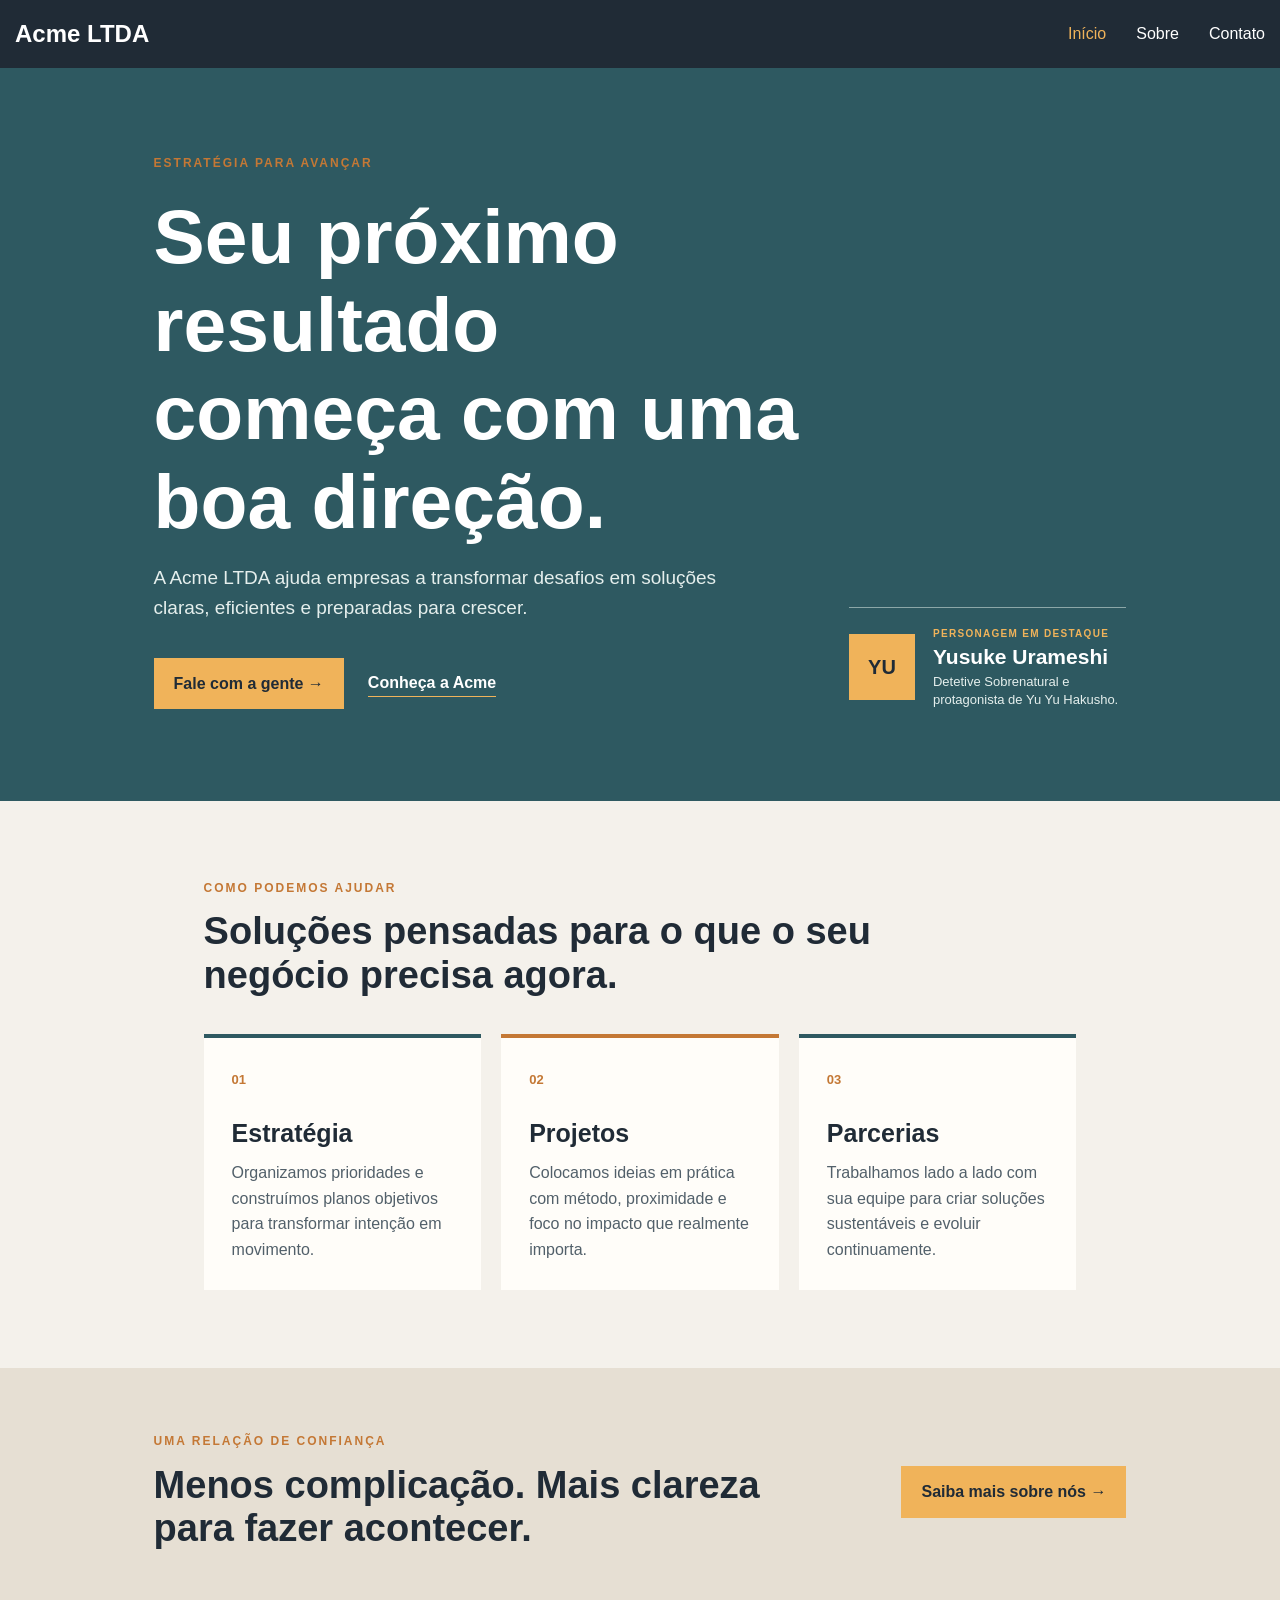
<file: index.html>
<!DOCTYPE html>
<html lang="pt-BR">
<head>
    <meta charset="UTF-8">
    <meta name="viewport" content="width=device-width, initial-scale=1.0">
    <meta name="description" content="A Acme LTDA transforma desafios de negócio em soluções práticas e resultados consistentes.">
    <title>Acme LTDA | Soluções que fazem sentido</title>
    <link rel="stylesheet" href="style.css">
</head>
<body>
    <nav class="nav">
        <div class="logo">Acme LTDA</div>
        <ul class="menu">
            <li><a href="index.html" aria-current="page">Início</a></li>
            <li><a href="sobre.html">Sobre</a></li>
            <li><a href="contato.html">Contato</a></li>
        </ul>
    </nav>
    <main>
        <header class="home-hero">
            <div class="home-hero-copy">
                <p class="eyebrow">Estratégia para avançar</p>
                <h1>Seu próximo resultado começa com uma boa direção.</h1>
                <p class="hero-text">A Acme LTDA ajuda empresas a transformar desafios em soluções claras, eficientes e preparadas para crescer.</p>
                <div class="hero-actions">
                    <a class="cta-link" href="contato.html">Fale com a gente <span aria-hidden="true">&#8594;</span></a>
                    <a class="text-link" href="sobre.html">Conheça a Acme</a>
                </div>
            </div>
            <div class="character-feature" aria-label="Personagem em destaque: Yusuke Urameshi">
                <span class="character-initials">YU</span>
                <div>
                    <p class="character-label">Personagem em destaque</p>
                    <h2>Yusuke Urameshi</h2>
                    <p>Detetive Sobrenatural e protagonista de Yu Yu Hakusho.</p>
                </div>
            </div>
        </header>

        <section class="home-section" aria-labelledby="como-podemos-ajudar">
            <div class="section-heading home-heading">
                <p class="eyebrow">Como podemos ajudar</p>
                <h2 id="como-podemos-ajudar">Soluções pensadas para o que o seu negócio precisa agora.</h2>
            </div>
            <div class="services-grid">
                <article class="service">
                    <span class="service-number">01</span>
                    <h3>Estratégia</h3>
                    <p>Organizamos prioridades e construímos planos objetivos para transformar intenção em movimento.</p>
                </article>
                <article class="service service-featured">
                    <span class="service-number">02</span>
                    <h3>Projetos</h3>
                    <p>Colocamos ideias em prática com método, proximidade e foco no impacto que realmente importa.</p>
                </article>
                <article class="service">
                    <span class="service-number">03</span>
                    <h3>Parcerias</h3>
                    <p>Trabalhamos lado a lado com sua equipe para criar soluções sustentáveis e evoluir continuamente.</p>
                </article>
            </div>
        </section>

        <section class="home-bottom" aria-labelledby="conversa-inicial">
            <div>
                <p class="eyebrow">Uma relação de confiança</p>
                <h2 id="conversa-inicial">Menos complicação. Mais clareza para fazer acontecer.</h2>
            </div>
            <a class="cta-link" href="sobre.html">Saiba mais sobre nós <span aria-hidden="true">&#8594;</span></a>
        </section>
    </main>
</body>
</html>
</file>
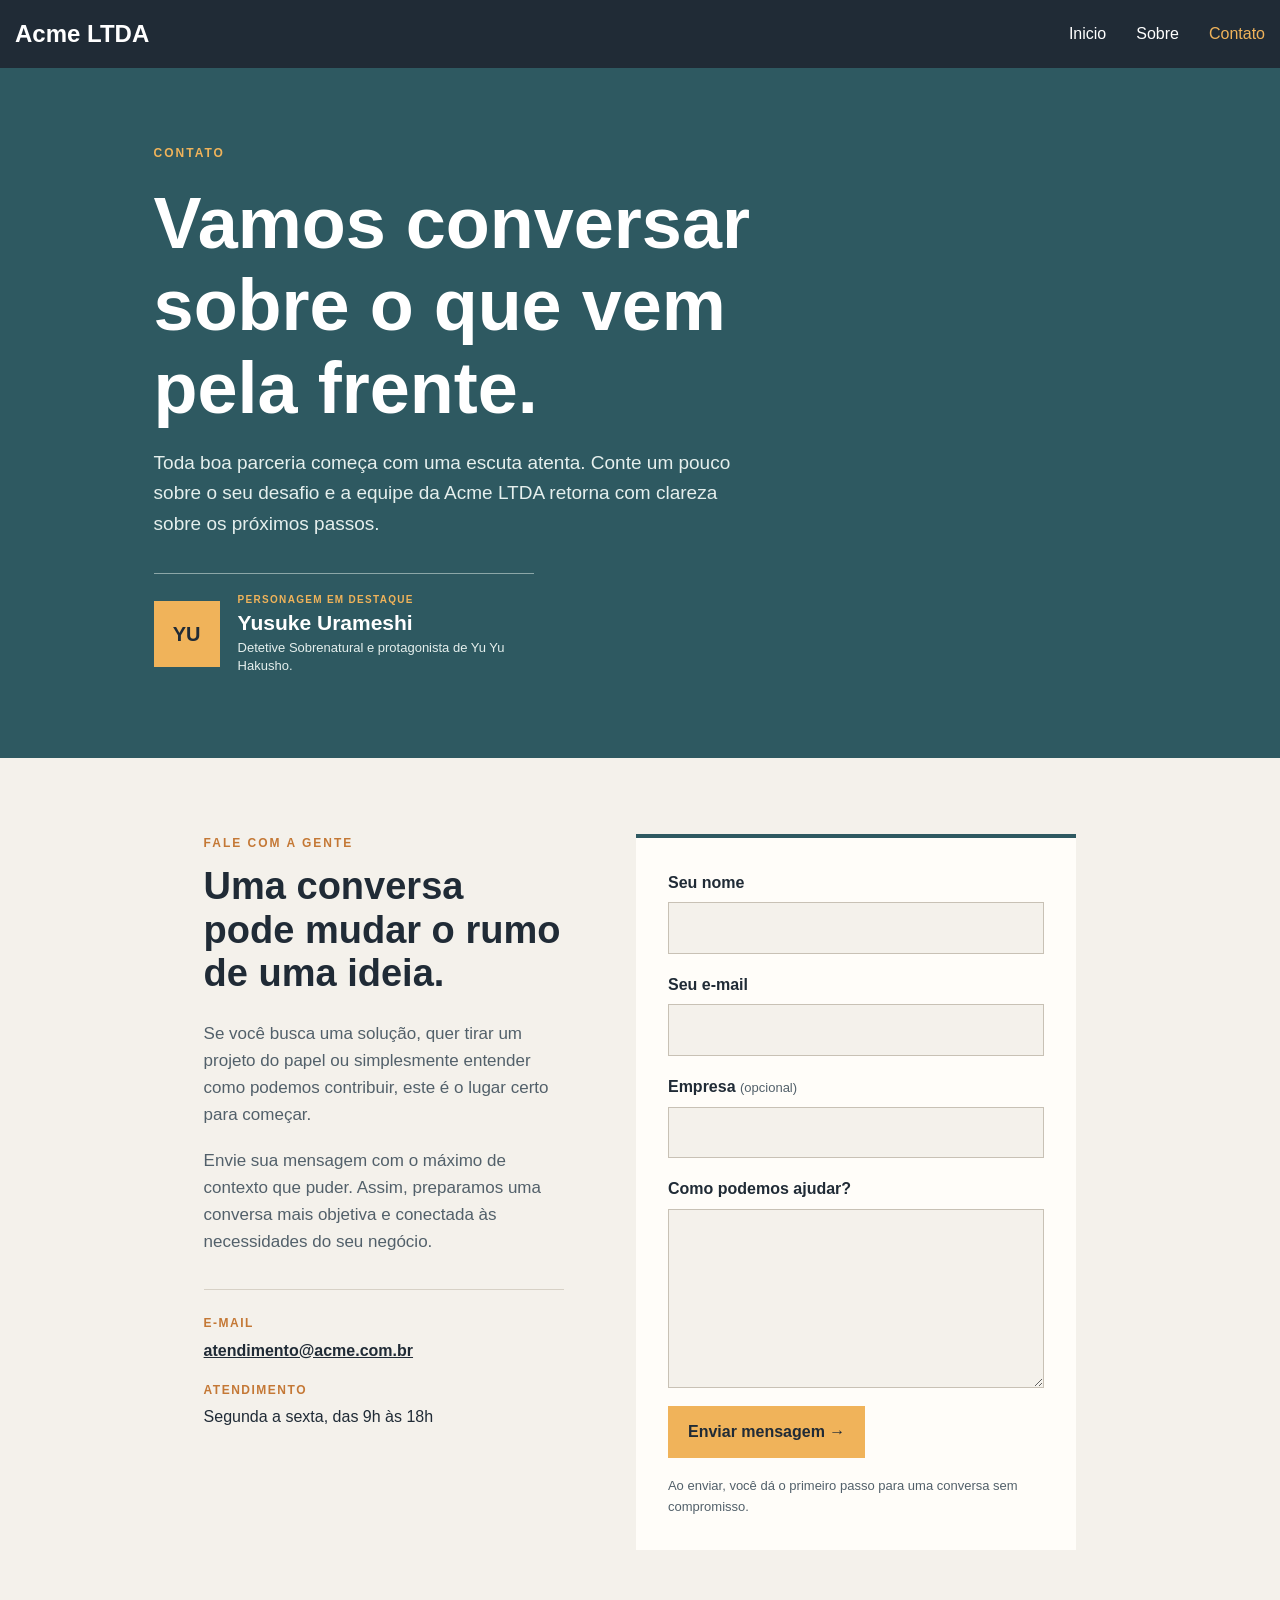
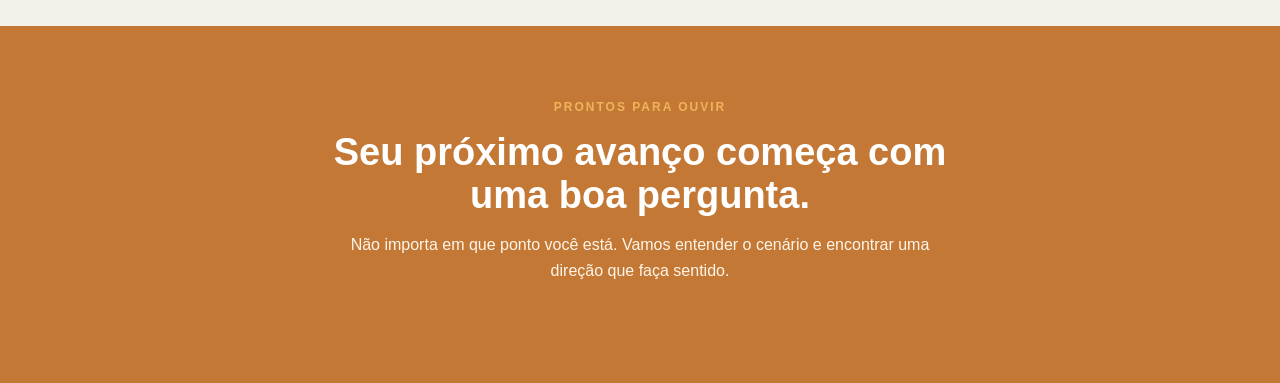
<file: contato.html>
<!DOCTYPE html>
<html lang="pt-BR">
<head>
    <meta charset="UTF-8">
    <meta name="viewport" content="width=device-width, initial-scale=1.0">
    <meta name="description" content="Entre em contato com a Acme LTDA e conte como podemos ajudar o seu negócio.">
    <link rel="stylesheet" href="style.css">
    <title>Entre em contato | Acme LTDA</title>
</head>
<body>
    <nav class="nav">
        <div class="logo">Acme LTDA</div>
        <ul class="menu">
            <li><a href="index.html">Inicio</a></li>
            <li><a href="sobre.html">Sobre</a></li>
            <li><a href="contato.html" aria-current="page">Contato</a></li>
        </ul>
    </nav>

    <main>
        <header class="about-hero contact-hero">
            <p class="eyebrow">Contato</p>
            <h1>Vamos conversar sobre o que vem pela frente.</h1>
            <p class="hero-text">Toda boa parceria começa com uma escuta atenta. Conte um pouco sobre o seu desafio e a equipe da Acme LTDA retorna com clareza sobre os próximos passos.</p>
            <div class="character-feature" aria-label="Personagem em destaque: Yusuke Urameshi">
                <span class="character-initials">YU</span>
                <div>
                    <p class="character-label">Personagem em destaque</p>
                    <h2>Yusuke Urameshi</h2>
                    <p>Detetive Sobrenatural e protagonista de Yu Yu Hakusho.</p>
                </div>
            </div>
        </header>

        <section class="about-section contact-section" aria-labelledby="fale-conosco">
            <div class="contact-copy">
                <p class="eyebrow">Fale com a gente</p>
                <h2 id="fale-conosco">Uma conversa pode mudar o rumo de uma ideia.</h2>
                <p>Se você busca uma solução, quer tirar um projeto do papel ou simplesmente entender como podemos contribuir, este é o lugar certo para começar.</p>
                <p>Envie sua mensagem com o máximo de contexto que puder. Assim, preparamos uma conversa mais objetiva e conectada às necessidades do seu negócio.</p>

                <dl class="contact-details">
                    <div>
                        <dt>E-mail</dt>
                        <dd><a href="mailto:atendimento@acme.com.br">atendimento@acme.com.br</a></dd>
                    </div>
                    <div>
                        <dt>Atendimento</dt>
                        <dd>Segunda a sexta, das 9h às 18h</dd>
                    </div>
                </dl>
            </div>

            <form class="contact-form" action="#" method="post">
                <div class="form-field">
                    <label for="nome">Seu nome</label>
                    <input id="nome" name="nome" type="text" autocomplete="name" required>
                </div>
                <div class="form-field">
                    <label for="email">Seu e-mail</label>
                    <input id="email" name="email" type="email" autocomplete="email" required>
                </div>
                <div class="form-field">
                    <label for="empresa">Empresa <span>(opcional)</span></label>
                    <input id="empresa" name="empresa" type="text" autocomplete="organization">
                </div>
                <div class="form-field">
                    <label for="mensagem">Como podemos ajudar?</label>
                    <textarea id="mensagem" name="mensagem" rows="6" required></textarea>
                </div>
                <button class="form-button" type="submit">Enviar mensagem <span aria-hidden="true">&#8594;</span></button>
                <p class="form-note">Ao enviar, você dá o primeiro passo para uma conversa sem compromisso.</p>
            </form>
        </section>

        <section class="about-cta" aria-labelledby="construir-juntos">
            <p class="eyebrow">Prontos para ouvir</p>
            <h2 id="construir-juntos">Seu próximo avanço começa com uma boa pergunta.</h2>
            <p>Não importa em que ponto você está. Vamos entender o cenário e encontrar uma direção que faça sentido.</p>
        </section>
    </main>
</body>
</html>
</file>
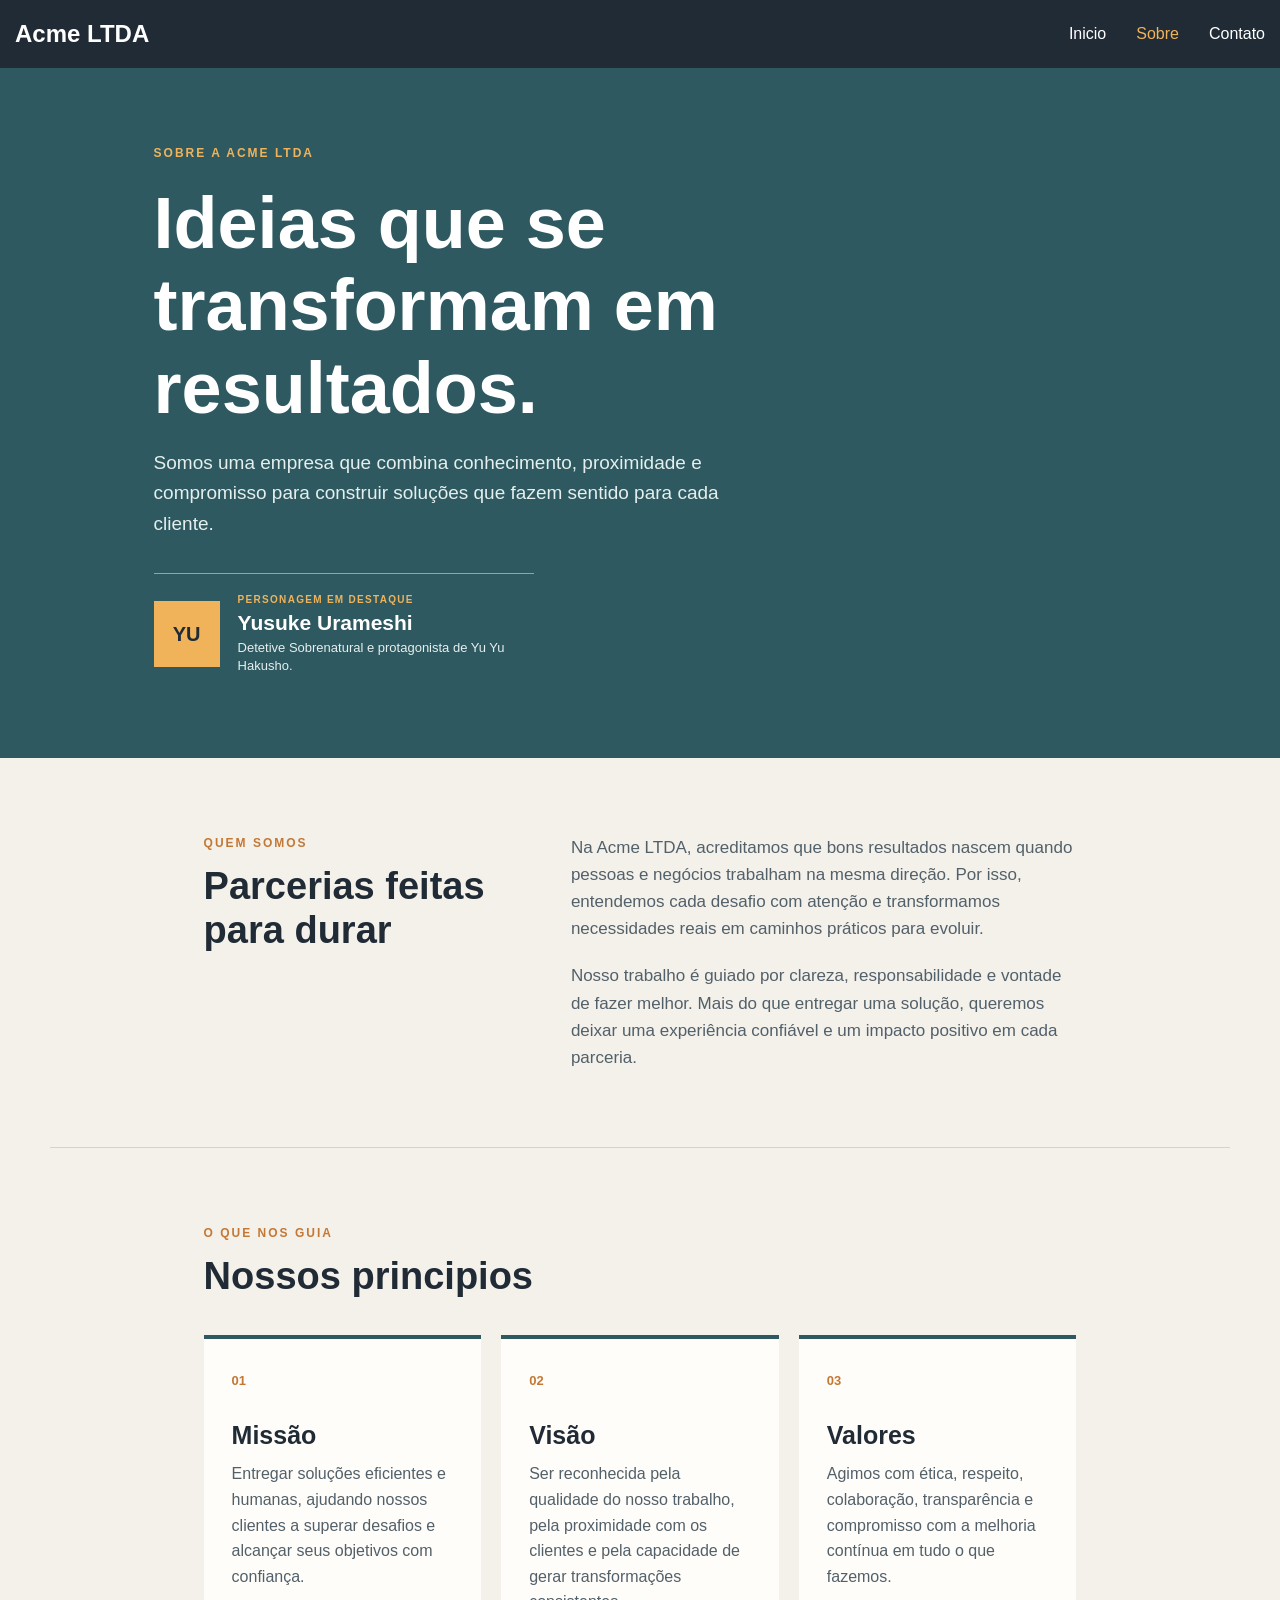
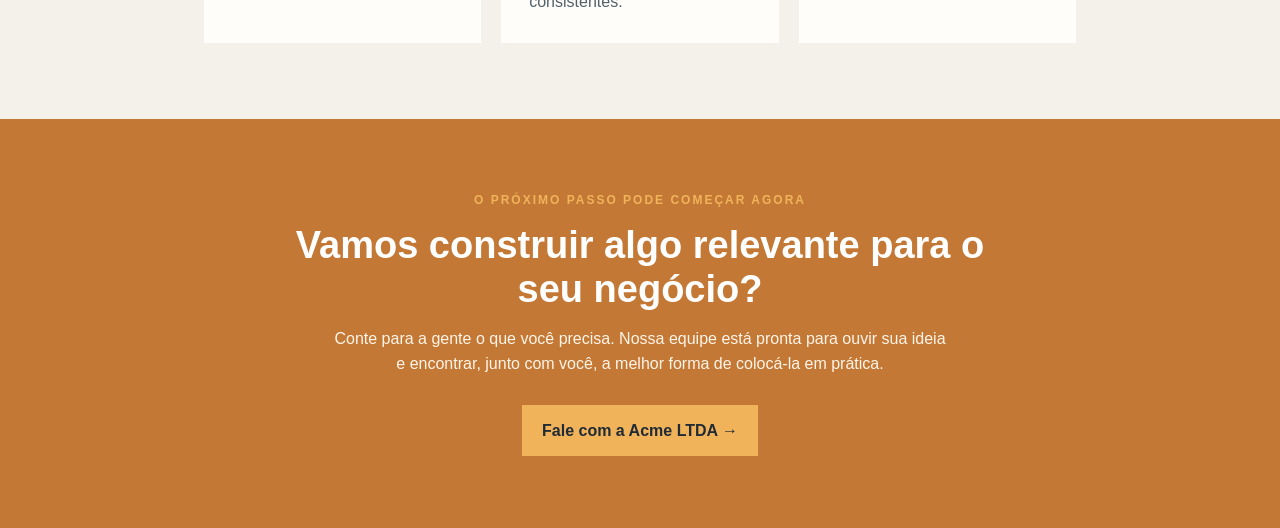
<file: sobre.html>
<!DOCTYPE html>
<html lang="pt-BR">
<head>
    <meta charset="UTF-8">
    <meta name="viewport" content="width=device-width, initial-scale=1.0">
    <meta name="description" content="Conheça a Acme LTDA, sua missão, visão e valores.">
    <link rel="stylesheet" href="style.css">
    <title>Sobre a Acme LTDA</title>
</head>
<body>
    <nav class="nav">
        <div class="logo">Acme LTDA</div>
        <ul class="menu">
            <li><a href="index.html">Inicio</a></li>
            <li><a href="sobre.html" aria-current="page">Sobre</a></li>
            <li><a href="contato.html">Contato</a></li>
        </ul>
    </nav>

    <main>
        <header class="about-hero">
            <p class="eyebrow">Sobre a Acme LTDA</p>
            <h1>Ideias que se transformam em resultados.</h1>
            <p class="hero-text">Somos uma empresa que combina conhecimento, proximidade e compromisso para construir soluções que fazem sentido para cada cliente.</p>
            <div class="character-feature" aria-label="Personagem em destaque: Yusuke Urameshi">
                <span class="character-initials">YU</span>
                <div>
                    <p class="character-label">Personagem em destaque</p>
                    <h2>Yusuke Urameshi</h2>
                    <p>Detetive Sobrenatural e protagonista de Yu Yu Hakusho.</p>
                </div>
            </div>
        </header>

        <section class="about-section about-intro" aria-labelledby="quem-somos">
            <div>
                <p class="eyebrow">Quem somos</p>
                <h2 id="quem-somos">Parcerias feitas para durar</h2>
            </div>
            <div class="intro-copy">
                <p>Na Acme LTDA, acreditamos que bons resultados nascem quando pessoas e negócios trabalham na mesma direção. Por isso, entendemos cada desafio com atenção e transformamos necessidades reais em caminhos práticos para evoluir.</p>
                <p>Nosso trabalho é guiado por clareza, responsabilidade e vontade de fazer melhor. Mais do que entregar uma solução, queremos deixar uma experiência confiável e um impacto positivo em cada parceria.</p>
            </div>
        </section>

        <section class="about-section principles" aria-labelledby="nossos-principios">
            <div class="section-heading">
                <p class="eyebrow">O que nos guia</p>
                <h2 id="nossos-principios">Nossos principios</h2>
            </div>
            <div class="principles-grid">
                <article class="principle">
                    <span class="principle-number">01</span>
                    <h3>Missão</h3>
                    <p>Entregar soluções eficientes e humanas, ajudando nossos clientes a superar desafios e alcançar seus objetivos com confiança.</p>
                </article>
                <article class="principle">
                    <span class="principle-number">02</span>
                    <h3>Visão</h3>
                    <p>Ser reconhecida pela qualidade do nosso trabalho, pela proximidade com os clientes e pela capacidade de gerar transformações consistentes.</p>
                </article>
                <article class="principle">
                    <span class="principle-number">03</span>
                    <h3>Valores</h3>
                    <p>Agimos com ética, respeito, colaboração, transparência e compromisso com a melhoria contínua em tudo o que fazemos.</p>
                </article>
            </div>
        </section>

        <section class="about-cta" aria-labelledby="vamos-conversar">
            <p class="eyebrow">O próximo passo pode começar agora</p>
            <h2 id="vamos-conversar">Vamos construir algo relevante para o seu negócio?</h2>
            <p>Conte para a gente o que você precisa. Nossa equipe está pronta para ouvir sua ideia e encontrar, junto com você, a melhor forma de colocá-la em prática.</p>
            <a class="cta-link" href="contato.html">Fale com a Acme LTDA <span aria-hidden="true">&#8594;</span></a>
        </section>
    </main>
</body>
</html>
</file>
<file: style.css>
*{
    box-sizing: border-box;
    margin: 0;
    padding: 0;
    font-family: Arial, Helvetica, sans-serif;
}

body {
    color: #202b36;
    background: #f4f1eb;
    line-height: 1.6;
}

.nav{
    display: flex;
    flex-direction: column;
    padding: 15px;
    background-color: #202b36;
}

.logo{
    color: white;
    font-size: 24px;
    font-weight: 700;
    margin-bottom: 15px;
}

.menu{
    display: flex;
    flex-direction: column;
    gap: 10px;
    list-style: none;
    padding: 0;
    margin: 0;
}

.menu a {
    color: white;
    text-decoration: none;
}

.menu a:hover,
.menu a[aria-current="page"] {
    color: #f0b35a;
}

.about-hero {
    padding: 76px 8% 82px;
    color: #fff;
    background: #2e5961;
}

.eyebrow {
    color: #c47835;
    font-size: 12px;
    font-weight: 700;
    letter-spacing: 2px;
    text-transform: uppercase;
}

.about-hero .eyebrow,
.about-cta .eyebrow {
    color: #f0b35a;
}

h1,
h2,
h3 {
    line-height: 1.15;
}

.about-hero h1 {
    max-width: 720px;
    margin: 18px 0;
    font-size: clamp(38px, 6vw, 72px);
    font-weight: 700;
}

.hero-text {
    max-width: 610px;
    color: #e5efed;
    font-size: 19px;
}

.home-hero {
    display: grid;
    grid-template-columns: minmax(0, 1.4fr) minmax(220px, 0.6fr);
    gap: 48px;
    align-items: end;
    padding: 86px 12% 92px;
    color: #fff;
    background: #2e5961;
}

.home-hero h1 {
    max-width: 760px;
    margin: 18px 0;
    font-size: clamp(40px, 6vw, 78px);
}

.hero-actions {
    display: flex;
    flex-wrap: wrap;
    gap: 24px;
    align-items: center;
    margin-top: 34px;
}

.text-link {
    color: #fff;
    font-weight: 700;
    text-decoration: none;
    border-bottom: 1px solid #f0b35a;
}

.character-feature {
    display: flex;
    gap: 18px;
    align-items: center;
    max-width: 380px;
    margin-top: 34px;
    padding: 18px 0 0;
    border-top: 1px solid #8ca7a8;
}

.character-initials {
    display: grid;
    flex: 0 0 66px;
    height: 66px;
    place-items: center;
    color: #202b36;
    font-size: 20px;
    font-weight: 700;
    background: #f0b35a;
}

.character-feature h2 {
    margin: 3px 0 4px;
    color: #fff;
    font-size: 21px;
}

.character-feature p:not(.character-label) {
    color: #e5efed;
    font-size: 13px;
    line-height: 1.4;
}

.character-label {
    color: #f0b35a;
    font-size: 10px;
    font-weight: 700;
    letter-spacing: 1.3px;
    text-transform: uppercase;
}

.home-section {
    max-width: 1180px;
    margin: 0 auto;
    padding: 78px 12%;
}

.home-heading {
    max-width: 700px;
    margin-bottom: 40px;
}

.home-section h2,
.home-bottom h2 {
    margin-top: 12px;
    font-size: 38px;
}

.services-grid {
    display: grid;
    grid-template-columns: repeat(3, 1fr);
    gap: 20px;
}

.service {
    min-height: 250px;
    padding: 28px;
    border-top: 4px solid #2e5961;
    background: #fffdf9;
}

.service-featured {
    border-top-color: #c47835;
}

.service-number {
    color: #c47835;
    font-size: 13px;
    font-weight: 700;
}

.service h3 {
    margin: 28px 0 12px;
    font-size: 25px;
}

.service p {
    color: #52606a;
}

.home-bottom {
    display: flex;
    justify-content: space-between;
    gap: 36px;
    align-items: center;
    padding: 64px 12%;
    background: #e6dfd3;
}

.home-bottom h2 {
    max-width: 650px;
}

.contact-section {
    display: grid;
    grid-template-columns: minmax(0, 0.9fr) minmax(320px, 1.1fr);
    gap: 72px;
}

.contact-copy h2 {
    max-width: 480px;
    margin: 12px 0 24px;
    font-size: 38px;
}

.contact-copy > p:not(.eyebrow) {
    max-width: 500px;
    margin-bottom: 18px;
    color: #52606a;
    font-size: 17px;
}

.contact-details {
    display: grid;
    gap: 18px;
    margin-top: 34px;
    padding-top: 24px;
    border-top: 1px solid #d7d1c6;
}

.contact-details dt {
    color: #c47835;
    font-size: 12px;
    font-weight: 700;
    letter-spacing: 1.5px;
    text-transform: uppercase;
}

.contact-details dd {
    margin-top: 4px;
}

.contact-details a {
    color: #202b36;
    font-weight: 700;
}

.contact-form {
    display: grid;
    gap: 18px;
    padding: 32px;
    background: #fffdf9;
    border-top: 4px solid #2e5961;
}

.form-field {
    display: grid;
    gap: 7px;
}

.form-field label {
    font-weight: 700;
}

.form-field label span {
    color: #52606a;
    font-size: 13px;
    font-weight: 400;
}

.form-field input,
.form-field textarea {
    width: 100%;
    padding: 12px;
    color: #202b36;
    font: inherit;
    background: #f4f1eb;
    border: 1px solid #c8c1b5;
}

.form-field textarea {
    min-height: 140px;
    resize: vertical;
}

.form-field input:focus,
.form-field textarea:focus {
    outline: 2px solid #f0b35a;
    outline-offset: 1px;
    border-color: #2e5961;
}

.form-button {
    width: fit-content;
    padding: 13px 20px;
    color: #202b36;
    font: inherit;
    font-weight: 700;
    background: #f0b35a;
    border: 0;
    cursor: pointer;
}

.form-button:hover {
    background: #c47835;
}

.form-note {
    color: #52606a;
    font-size: 13px;
}

.about-section {
    max-width: 1180px;
    margin: 0 auto;
    padding: 76px 8%;
}

.about-intro {
    display: grid;
    grid-template-columns: minmax(180px, 0.75fr) 1.25fr;
    gap: 64px;
}

.about-section h2 {
    margin-top: 12px;
    font-size: 38px;
}

.intro-copy {
    display: grid;
    gap: 20px;
    color: #52606a;
    font-size: 17px;
}

.principles {
    border-top: 1px solid #d7d1c6;
}

.section-heading {
    margin-bottom: 36px;
}

.principles-grid {
    display: grid;
    grid-template-columns: repeat(3, 1fr);
    gap: 20px;
}

.principle {
    min-height: 245px;
    padding: 28px;
    border-top: 4px solid #2e5961;
    background: #fffdf9;
}

.principle-number {
    color: #c47835;
    font-size: 13px;
    font-weight: 700;
}

.principle h3 {
    margin: 28px 0 12px;
    font-size: 25px;
}

.principle p {
    color: #52606a;
}

.about-cta {
    padding: 72px 8%;
    color: #fff;
    text-align: center;
    background: #c47835;
}

.about-cta h2 {
    max-width: 700px;
    margin: 14px auto;
    font-size: 38px;
}

.about-cta > p:not(.eyebrow) {
    max-width: 620px;
    margin: 0 auto 28px;
    color: #fff5e9;
}

.cta-link {
    display: inline-block;
    padding: 13px 20px;
    color: #202b36;
    font-weight: 700;
    text-decoration: none;
    background: #f0b35a;
}

.cta-link:hover {
    background: #fff;
}
 
@media(min-width:768px){
    .nav{
        flex-direction: row;
        justify-content: space-between;
        align-items: center;
    }

    .logo{
        margin-bottom: 0;
    }

    .menu{
    flex-direction: row;
    gap: 30px;
    }

    .about-hero,
    .about-section,
    .home-hero,
    .home-section {
        padding-right: 12%;
        padding-left: 12%;
    }
}

@media(max-width: 767px) {
    .about-intro,
    .contact-section,
    .principles-grid,
    .services-grid,
    .home-hero {
        grid-template-columns: 1fr;
    }

    .about-hero,
    .about-section,
    .about-cta,
    .home-hero,
    .home-section {
        padding-top: 56px;
        padding-bottom: 56px;
    }

    .home-bottom {
        flex-direction: column;
        align-items: flex-start;
        padding: 56px 8%;
    }

    .contact-form {
        padding: 24px;
    }
}
</file>
